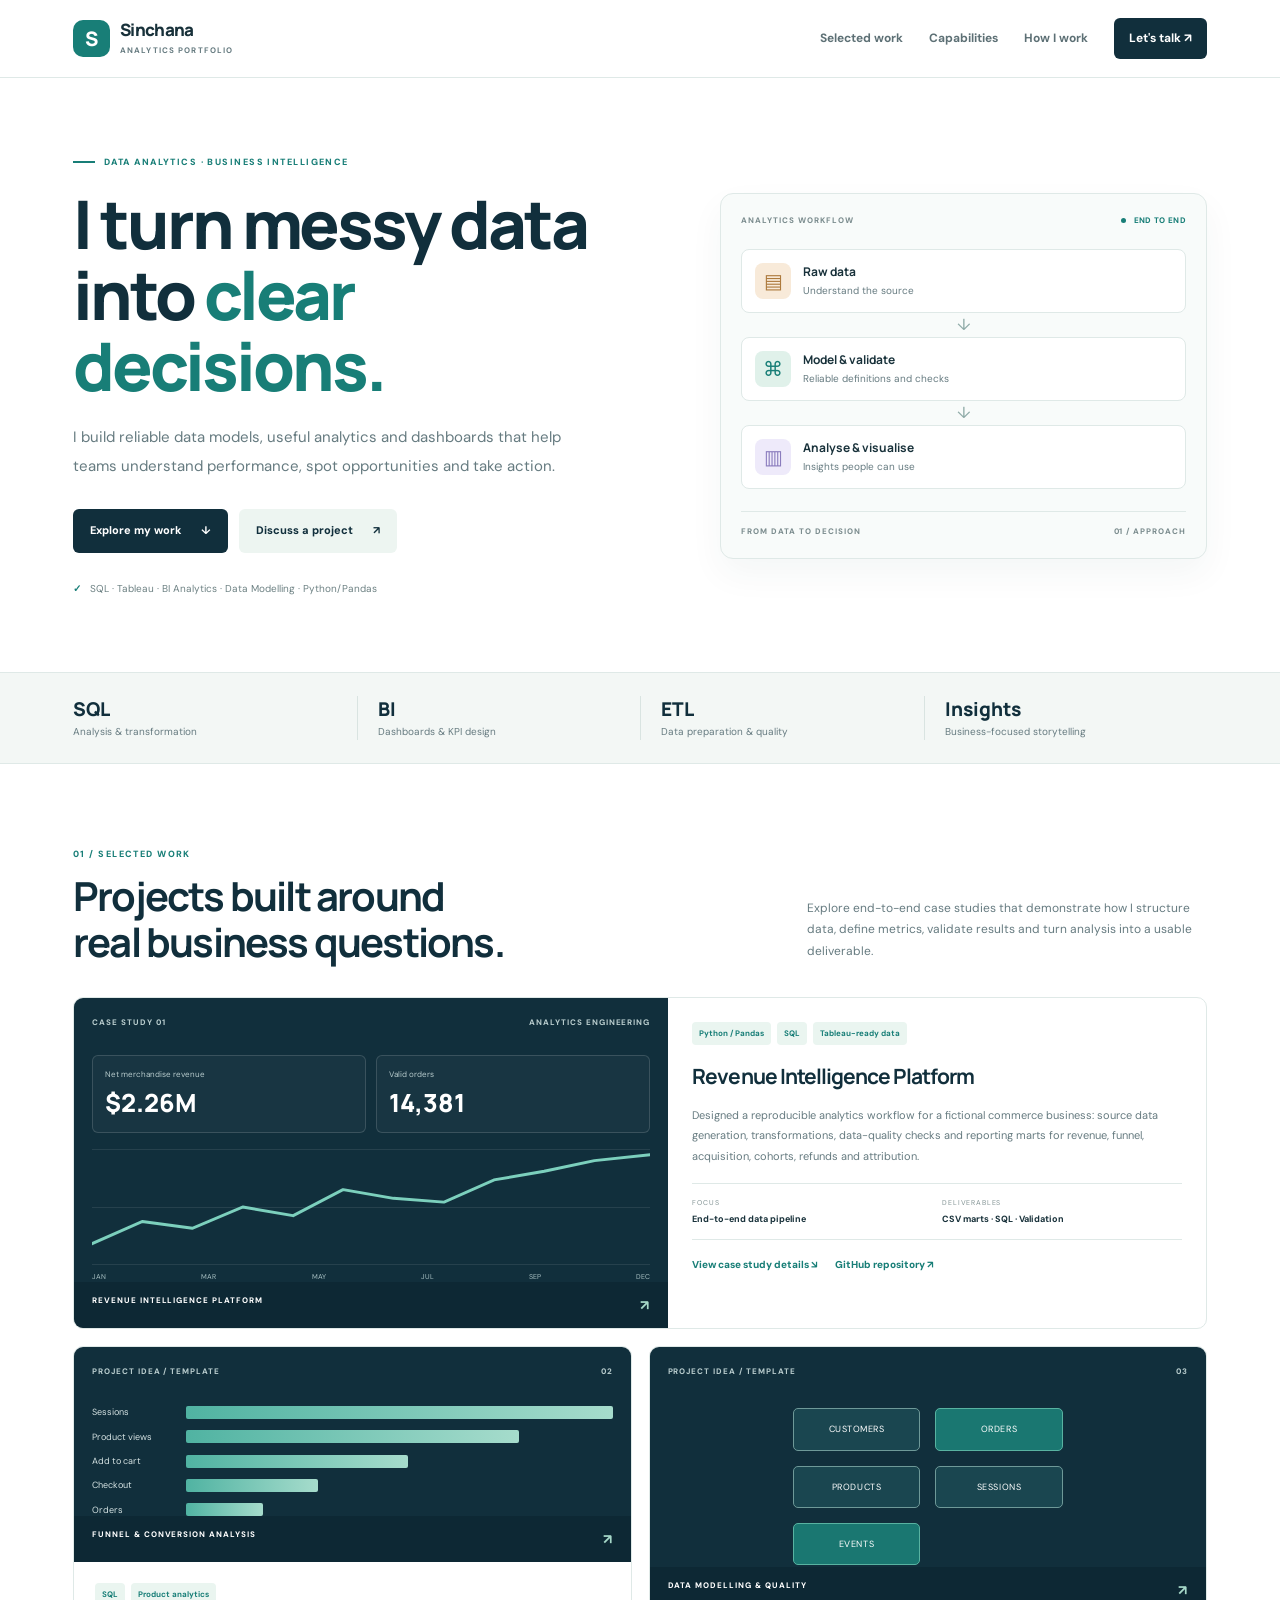
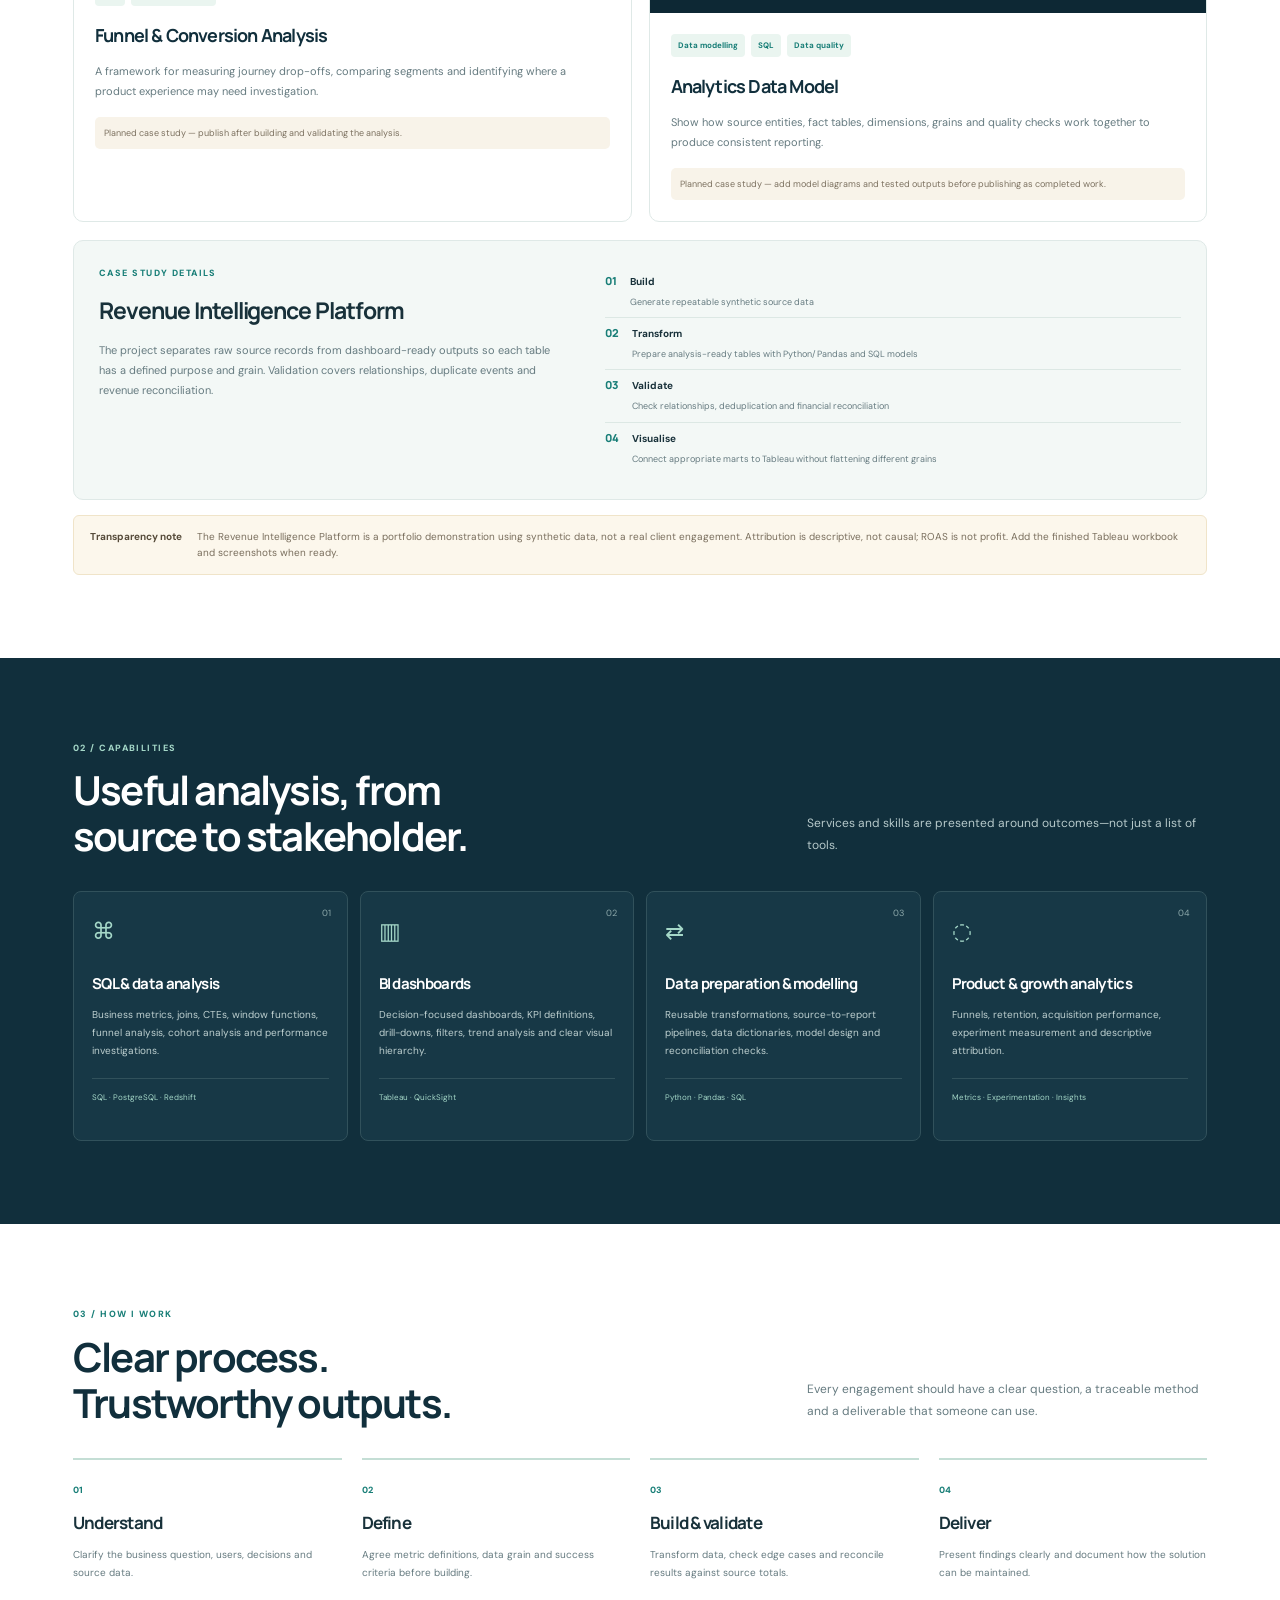
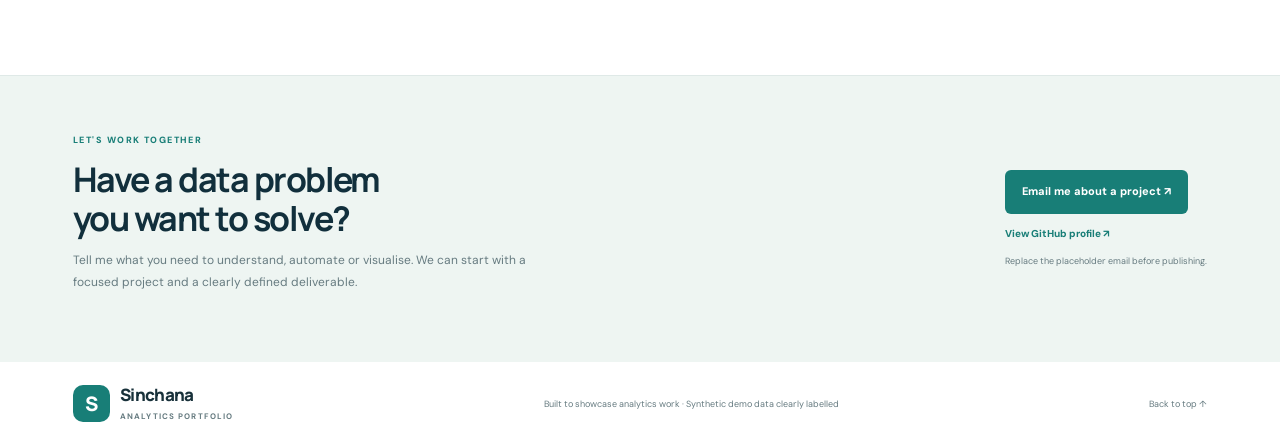
<file: index.html>
<!doctype html>
<html lang="en">
<head>
  <meta charset="utf-8">
  <meta name="viewport" content="width=device-width, initial-scale=1">
  <meta name="description" content="Sinchana's analytics portfolio — BI dashboards, SQL analysis, data modelling and analytics engineering projects.">
  <title>Sinchana | Analytics Portfolio</title>
  <link rel="preconnect" href="https://fonts.googleapis.com">
  <link rel="preconnect" href="https://fonts.gstatic.com" crossorigin>
  <link href="https://fonts.googleapis.com/css2?family=DM+Sans:wght@400;500;600;700&family=Manrope:wght@400;500;600;700;800&display=swap" rel="stylesheet">
  <link rel="stylesheet" href="styles.css">
</head>
<body>
<header class="header">
  <a class="identity" href="#home"><span class="monogram">S</span><span><strong>Sinchana</strong><small>ANALYTICS PORTFOLIO</small></span></a>
  <button class="menu" id="menu" aria-label="Open navigation">☰</button>
  <nav id="nav"><a href="#work">Selected work</a><a href="#skills">Capabilities</a><a href="#approach">How I work</a><a class="nav-contact" href="#contact">Let's talk ↗</a></nav>
</header>
<main id="home">
  <section class="hero wrap">
    <div class="hero-text">
      <div class="eyebrow"><span></span> DATA ANALYTICS · BUSINESS INTELLIGENCE</div>
      <h1>I turn messy data into <em>clear decisions.</em></h1>
      <p class="intro">I build reliable data models, useful analytics and dashboards that help teams understand performance, spot opportunities and take action.</p>
      <div class="actions"><a class="btn primary" href="#work">Explore my work <b>↓</b></a><a class="btn secondary" href="#contact">Discuss a project <b>↗</b></a></div>
      <div class="trust-line"><span class="check">✓</span> SQL · Tableau · BI Analytics · Data Modelling · Python/Pandas</div>
    </div>
    <div class="hero-card">
      <div class="card-top"><span>ANALYTICS WORKFLOW</span><span class="status"><i></i> END TO END</span></div>
      <div class="flow">
        <div class="flow-node"><span class="flow-icon">▤</span><span><strong>Raw data</strong><small>Understand the source</small></span></div><div class="flow-link">↓</div>
        <div class="flow-node"><span class="flow-icon teal">⌘</span><span><strong>Model & validate</strong><small>Reliable definitions and checks</small></span></div><div class="flow-link">↓</div>
        <div class="flow-node"><span class="flow-icon purple">▥</span><span><strong>Analyse & visualise</strong><small>Insights people can use</small></span></div>
      </div>
      <div class="card-bottom"><span>FROM DATA TO DECISION</span><span>01 / APPROACH</span></div>
    </div>
  </section>

  <section class="metrics"><div class="wrap metric-grid"><div><strong>SQL</strong><span>Analysis & transformation</span></div><div><strong>BI</strong><span>Dashboards & KPI design</span></div><div><strong>ETL</strong><span>Data preparation & quality</span></div><div><strong>Insights</strong><span>Business-focused storytelling</span></div></div></section>

  <section class="section wrap" id="work">
    <div class="section-head"><div><div class="eyebrow">01 / SELECTED WORK</div><h2>Projects built around<br>real business questions.</h2></div><p>Explore end-to-end case studies that demonstrate how I structure data, define metrics, validate results and turn analysis into a usable deliverable.</p></div>
    <div class="projects">
      <article class="project featured">
        <div class="project-visual revenue-visual">
          <div class="visual-label"><span>CASE STUDY 01</span><span>ANALYTICS ENGINEERING</span></div>
          <div class="mini-kpis"><div><small>Net merchandise revenue</small><strong>$2.26M</strong></div><div><small>Valid orders</small><strong>14,381</strong></div></div>
          <div class="mini-chart"><div class="gridlines"><i></i><i></i><i></i></div><svg viewBox="0 0 500 120" preserveAspectRatio="none" aria-label="Decorative revenue chart"><path d="M0 98 L45 75 L90 82 L135 60 L180 69 L225 42 L270 51 L315 55 L360 32 L405 23 L450 12 L500 6" fill="none" stroke="#7cd0bd" stroke-width="3" stroke-linecap="round" stroke-linejoin="round"/></svg><div class="months"><span>JAN</span><span>MAR</span><span>MAY</span><span>JUL</span><span>SEP</span><span>DEC</span></div></div>
          <div class="visual-caption">REVENUE INTELLIGENCE PLATFORM <span>↗</span></div>
        </div>
        <div class="project-copy"><div class="tags"><span>Python / Pandas</span><span>SQL</span><span>Tableau-ready data</span></div><h3>Revenue Intelligence Platform</h3><p>Designed a reproducible analytics workflow for a fictional commerce business: source data generation, transformations, data-quality checks and reporting marts for revenue, funnel, acquisition, cohorts, refunds and attribution.</p><div class="project-meta"><div><small>FOCUS</small><strong>End-to-end data pipeline</strong></div><div><small>DELIVERABLES</small><strong>CSV marts · SQL · Validation</strong></div></div><div class="project-actions"><a href="#revenue-project" class="text-link">View case study details ↘</a><a href="https://github.com/SinchanaMahaveer/Analytics-Portfolio" target="_blank" rel="noreferrer" class="text-link">GitHub repository ↗</a></div></div>
      </article>
      <article class="project compact">
        <div class="project-visual funnel-visual"><div class="visual-label"><span>PROJECT IDEA / TEMPLATE</span><span>02</span></div><div class="funnel-bars"><div><span>Sessions</span><i style="width:100%"></i></div><div><span>Product views</span><i style="width:78%"></i></div><div><span>Add to cart</span><i style="width:52%"></i></div><div><span>Checkout</span><i style="width:31%"></i></div><div><span>Orders</span><i style="width:18%"></i></div></div><div class="visual-caption">FUNNEL & CONVERSION ANALYSIS <span>↗</span></div></div>
        <div class="project-copy"><div class="tags"><span>SQL</span><span>Product analytics</span></div><h3>Funnel & Conversion Analysis</h3><p>A framework for measuring journey drop-offs, comparing segments and identifying where a product experience may need investigation.</p><span class="status-note">Planned case study — publish after building and validating the analysis.</span></div>
      </article>
      <article class="project compact">
        <div class="project-visual model-visual"><div class="visual-label"><span>PROJECT IDEA / TEMPLATE</span><span>03</span></div><div class="model-canvas"><div class="model-box">CUSTOMERS</div><div class="model-box accent">ORDERS</div><div class="model-box">PRODUCTS</div><div class="model-box">SESSIONS</div><div class="model-box accent">EVENTS</div></div><div class="visual-caption">DATA MODELLING & QUALITY <span>↗</span></div></div>
        <div class="project-copy"><div class="tags"><span>Data modelling</span><span>SQL</span><span>Data quality</span></div><h3>Analytics Data Model</h3><p>Show how source entities, fact tables, dimensions, grains and quality checks work together to produce consistent reporting.</p><span class="status-note">Planned case study — add model diagrams and tested outputs before publishing as completed work.</span></div>
      </article>
    </div>
    <div class="project-detail" id="revenue-project"><div><div class="eyebrow">CASE STUDY DETAILS</div><h3>Revenue Intelligence Platform</h3><p>The project separates raw source records from dashboard-ready outputs so each table has a defined purpose and grain. Validation covers relationships, duplicate events and revenue reconciliation.</p></div><div class="detail-list"><div><span>01</span><p><strong>Build</strong><small>Generate repeatable synthetic source data</small></p></div><div><span>02</span><p><strong>Transform</strong><small>Prepare analysis-ready tables with Python/Pandas and SQL models</small></p></div><div><span>03</span><p><strong>Validate</strong><small>Check relationships, deduplication and financial reconciliation</small></p></div><div><span>04</span><p><strong>Visualise</strong><small>Connect appropriate marts to Tableau without flattening different grains</small></p></div></div></div>
    <div class="note"><strong>Transparency note</strong><span>The Revenue Intelligence Platform is a portfolio demonstration using synthetic data, not a real client engagement. Attribution is descriptive, not causal; ROAS is not profit. Add the finished Tableau workbook and screenshots when ready.</span></div>
  </section>

  <section class="capabilities" id="skills"><div class="wrap section"><div class="section-head"><div><div class="eyebrow">02 / CAPABILITIES</div><h2>Useful analysis, from<br>source to stakeholder.</h2></div><p>Services and skills are presented around outcomes—not just a list of tools.</p></div><div class="cap-grid">
    <article><span>01</span><div class="cap-icon">⌘</div><h3>SQL & data analysis</h3><p>Business metrics, joins, CTEs, window functions, funnel analysis, cohort analysis and performance investigations.</p><div class="tool-line">SQL · PostgreSQL · Redshift</div></article>
    <article><span>02</span><div class="cap-icon">▥</div><h3>BI dashboards</h3><p>Decision-focused dashboards, KPI definitions, drill-downs, filters, trend analysis and clear visual hierarchy.</p><div class="tool-line">Tableau · QuickSight</div></article>
    <article><span>03</span><div class="cap-icon">⇄</div><h3>Data preparation & modelling</h3><p>Reusable transformations, source-to-report pipelines, data dictionaries, model design and reconciliation checks.</p><div class="tool-line">Python · Pandas · SQL</div></article>
    <article><span>04</span><div class="cap-icon">◌</div><h3>Product & growth analytics</h3><p>Funnels, retention, acquisition performance, experiment measurement and descriptive attribution.</p><div class="tool-line">Metrics · Experimentation · Insights</div></article>
  </div></div></section>

  <section class="section wrap" id="approach"><div class="section-head"><div><div class="eyebrow">03 / HOW I WORK</div><h2>Clear process.<br>Trustworthy outputs.</h2></div><p>Every engagement should have a clear question, a traceable method and a deliverable that someone can use.</p></div><div class="steps"><div><span>01</span><h3>Understand</h3><p>Clarify the business question, users, decisions and source data.</p></div><div><span>02</span><h3>Define</h3><p>Agree metric definitions, data grain and success criteria before building.</p></div><div><span>03</span><h3>Build & validate</h3><p>Transform data, check edge cases and reconcile results against source totals.</p></div><div><span>04</span><h3>Deliver</h3><p>Present findings clearly and document how the solution can be maintained.</p></div></div></section>

  <section class="contact" id="contact"><div class="wrap contact-inner"><div><div class="eyebrow">LET'S WORK TOGETHER</div><h2>Have a data problem<br>you want to solve?</h2><p>Tell me what you need to understand, automate or visualise. We can start with a focused project and a clearly defined deliverable.</p></div><div class="contact-actions"><a class="btn light" href="mailto:sinchanamahaveer@gmail.com?subject=Analytics%20project%20enquiry">Email me about a project ↗</a><a class="social-link" href="https://github.com/SinchanaMahaveer/Analytics-Portfolio" target="_blank" rel="noreferrer">View GitHub profile ↗</a><small>Replace the placeholder email before publishing.</small></div></div></section>
</main>
<footer class="footer wrap"><a class="identity" href="#home"><span class="monogram">S</span><span><strong>Sinchana</strong><small>ANALYTICS PORTFOLIO</small></span></a><span>Built to showcase analytics work · Synthetic demo data clearly labelled</span><a href="#home">Back to top ↑</a></footer>
<script src="script.js"></script>
</body>
</html>
</file>
<file: styles.css>
:root{--navy:#112f3c;--navy2:#1b4550;--teal:#187e77;--mint:#a5d8c8;--ink:#18313a;--muted:#667b80;--line:#dfe9e7;--soft:#f3f7f5;--paper:#fff;--purple:#8a7cbd;--orange:#d8a06a}
*{box-sizing:border-box}html{scroll-behavior:smooth;scroll-padding-top:90px}body{margin:0;color:var(--ink);font-family:"DM Sans",sans-serif;line-height:1.6}a{color:inherit;text-decoration:none}.wrap{max-width:1190px;padding-left:28px;padding-right:28px;margin:auto}.header{height:78px;padding:0 max(28px,calc((100% - 1134px)/2));display:flex;justify-content:space-between;align-items:center;background:#fff;border-bottom:1px solid var(--line);position:sticky;top:0;z-index:10}.identity{display:flex;align-items:center;gap:10px}.monogram{display:grid;place-items:center;width:37px;height:37px;border-radius:10px;background:var(--teal);color:#fff;font:800 20px Manrope,sans-serif}.identity strong,.identity small{display:block}.identity strong{font:800 17px Manrope,sans-serif;letter-spacing:-.04em;line-height:1.2}.identity small{font-size:8px;letter-spacing:.14em;color:var(--muted);font-weight:700;margin-top:4px}nav{display:flex;align-items:center;gap:26px;font-size:12px;font-weight:700;color:#5d7075}nav a:hover{color:var(--teal)}.nav-contact{padding:11px 15px;background:var(--navy);color:white;border-radius:6px}.menu{display:none;border:0;background:transparent;font-size:22px}
.hero{padding-top:77px;padding-bottom:75px;display:grid;grid-template-columns:1fr .85fr;gap:75px;align-items:center}.eyebrow{font-size:9px;letter-spacing:.16em;color:var(--teal);font-weight:800;display:flex;align-items:center;gap:9px}.eyebrow>span{width:22px;height:2px;background:var(--teal)}h1,h2,h3{font-family:Manrope,sans-serif;letter-spacing:-.045em}h1{font-size:clamp(44px,5.6vw,67px);line-height:1.06;margin:19px 0 22px;color:var(--navy);font-weight:800}h1 em{font-style:normal;color:var(--teal)}.intro{max-width:490px;color:var(--muted);font-size:15px;line-height:1.9}.actions{display:flex;gap:11px;flex-wrap:wrap;margin-top:29px}.btn{display:inline-flex;align-items:center;gap:20px;padding:13px 17px;border-radius:6px;font-size:11px;font-weight:800}.btn.primary{background:var(--navy);color:#fff}.btn.secondary{background:#edf5f1;color:var(--navy)}.trust-line{font-size:10px;color:#6d8183;margin-top:28px}.check{color:var(--teal);font-weight:900;margin-right:6px}.hero-card{padding:20px;border:1px solid var(--line);border-radius:13px;background:#f8fbfa;box-shadow:0 15px 35px #173c4a0c}.card-top,.card-bottom{display:flex;justify-content:space-between;align-items:center;gap:10px;font-size:8px;letter-spacing:.12em;font-weight:800;color:#7b8c8e}.status{color:var(--teal);letter-spacing:.04em}.status i{display:inline-block;width:5px;height:5px;border-radius:50%;background:var(--teal);margin-right:5px}.flow{margin:22px 0}.flow-node{display:flex;gap:12px;align-items:center;background:#fff;border:1px solid var(--line);padding:13px;border-radius:8px}.flow-icon{width:36px;height:36px;border-radius:8px;background:#f8ead9;color:#ad7a3d;display:grid;place-items:center;font-size:20px}.flow-icon.teal{background:#e0f1ea;color:var(--teal)}.flow-icon.purple{background:#eeeafa;color:var(--purple)}.flow-node strong,.flow-node small{display:block}.flow-node strong{font:700 12px Manrope,sans-serif}.flow-node small{font-size:10px;color:var(--muted);margin-top:3px}.flow-link{text-align:center;color:#8eaaa7;height:24px;line-height:24px}.card-bottom{padding-top:13px;border-top:1px solid var(--line)}.metrics{background:var(--soft);border-block:1px solid var(--line)}.metric-grid{display:grid;grid-template-columns:repeat(4,1fr);padding-top:23px;padding-bottom:23px}.metric-grid>div{padding-left:20px;border-left:1px solid #d9e4e1;display:flex;flex-direction:column;gap:2px}.metric-grid>div:first-child{border:0;padding-left:0}.metric-grid strong{font:800 19px Manrope,sans-serif;color:var(--navy)}.metric-grid span{font-size:10px;color:var(--muted)}
.section{padding-top:83px;padding-bottom:83px}.section-head{display:flex;justify-content:space-between;align-items:flex-end;gap:35px;margin-bottom:32px}.section-head h2{font-size:clamp(28px,3.5vw,40px);line-height:1.15;color:var(--navy);margin:12px 0 0}.section-head>p{max-width:400px;font-size:12px;line-height:1.8;color:var(--muted);margin:0 0 3px}.projects{display:grid;grid-template-columns:1fr 1fr;gap:17px}.project{border:1px solid var(--line);border-radius:10px;overflow:hidden;background:#fff}.project.featured{grid-column:1/-1;display:grid;grid-template-columns:1.05fr .95fr}.project-visual{position:relative;background:var(--navy);color:#fff;min-height:275px;padding:18px;overflow:hidden}.featured .project-visual{min-height:330px}.visual-label{display:flex;justify-content:space-between;gap:10px;font-size:8px;letter-spacing:.12em;color:#b8cccd;font-weight:800}.mini-kpis{display:grid;grid-template-columns:1fr 1fr;gap:10px;margin-top:26px}.mini-kpis>div{border:1px solid #ffffff25;background:#ffffff08;padding:12px;border-radius:6px}.mini-kpis small,.mini-kpis strong{display:block}.mini-kpis small{font-size:8px;color:#b8cccd}.mini-kpis strong{font:800 25px Manrope,sans-serif;margin-top:4px}.mini-chart{height:116px;position:relative;margin-top:16px}.gridlines{position:absolute;inset:0;display:flex;flex-direction:column;justify-content:space-between}.gridlines i{height:1px;background:#ffffff16}.mini-chart svg{position:absolute;inset:0;width:100%;height:100%}.months{position:absolute;bottom:-17px;left:0;right:0;display:flex;justify-content:space-between;font-size:7px;color:#a9c1c4}.visual-caption{position:absolute;bottom:0;left:0;right:0;padding:12px 18px;background:#0a222e88;font-size:8px;letter-spacing:.12em;font-weight:800;display:flex;justify-content:space-between}.visual-caption span{font-size:14px;color:var(--mint)}.project-copy{padding:24px}.tags{display:flex;flex-wrap:wrap;gap:6px}.tags span{font-size:8px;font-weight:700;color:var(--teal);background:#eaf5f0;border-radius:4px;padding:5px 7px}.project-copy h3{font-size:21px;color:var(--navy);margin:15px 0 9px}.project-copy p{font-size:11px;line-height:1.85;color:var(--muted)}.project-meta{display:grid;grid-template-columns:1fr 1fr;gap:10px;padding:13px 0;border-top:1px solid var(--line);border-bottom:1px solid var(--line);margin-top:17px}.project-meta small,.project-meta strong{display:block}.project-meta small{font-size:7px;letter-spacing:.12em;color:#829394}.project-meta strong{font-size:9px;margin-top:4px}.project-actions{display:flex;flex-wrap:wrap;gap:17px;margin-top:17px}.text-link{font-size:10px;font-weight:800;color:var(--teal)}.compact .project-visual{min-height:215px}.funnel-bars{margin-top:27px;display:grid;gap:10px}.funnel-bars>div{display:grid;grid-template-columns:84px 1fr;align-items:center;gap:10px;font-size:9px;color:#d6e3e3}.funnel-bars i{height:13px;background:linear-gradient(90deg,#50b3a2,#a6dccc);border-radius:2px}.model-canvas{display:grid;grid-template-columns:1fr 1fr;gap:15px;margin:30px auto;max-width:270px}.model-box{padding:13px 7px;border:1px solid #6e9998;background:#1a4650;border-radius:5px;text-align:center;font-size:9px;letter-spacing:.06em}.model-box.accent{background:#1a7771;border-color:#58b3a1}.compact .project-copy{padding:21px}.compact .project-copy h3{font-size:18px}.status-note{display:block;margin-top:15px;font-size:9px;color:#7c7160;background:#f8f3e9;padding:9px;border-radius:5px;line-height:1.6}.project-detail{margin-top:18px;background:#f3f8f6;border:1px solid var(--line);border-radius:10px;padding:25px;display:grid;grid-template-columns:.9fr 1.1fr;gap:35px}.project-detail h3{font-size:23px;margin:12px 0}.project-detail p{font-size:11px;color:var(--muted);line-height:1.8}.detail-list>div{display:flex;gap:13px;align-items:flex-start;border-bottom:1px solid #dce8e4;padding:7px 0}.detail-list>div:last-child{border:0}.detail-list>div>span{font:800 11px Manrope,sans-serif;color:var(--teal)}.detail-list p{margin:0}.detail-list strong,.detail-list small{display:block}.detail-list strong{color:var(--ink);font-size:10px}.detail-list small{margin-top:3px;font-size:9px}.note{margin-top:15px;padding:13px 16px;background:#fcf7ec;border:1px solid #f0e4c9;border-radius:6px;display:flex;gap:15px;font-size:10px;color:#796e5d}.note strong{white-space:nowrap;color:#564b3a}
.capabilities{background:var(--navy);color:#fff}.capabilities .section-head h2{color:#fff}.capabilities .section-head>p{color:#b6c9ca}.capabilities .eyebrow{color:var(--mint)}.capabilities .eyebrow>span{background:var(--mint)}.cap-grid{display:grid;grid-template-columns:repeat(4,1fr);gap:12px}.cap-grid article{position:relative;padding:21px 18px;border:1px solid #31515b;background:#173846;border-radius:8px;min-height:250px}.cap-grid article>span{position:absolute;right:16px;top:14px;color:#8ca8aa;font-size:9px}.cap-icon{font-size:23px;color:var(--mint);margin-bottom:22px}.cap-grid h3{font-size:15px;margin-bottom:9px}.cap-grid p{font-size:10px;color:#bed0d0;line-height:1.8}.tool-line{border-top:1px solid #31515b;padding-top:12px;font-size:8px;color:var(--mint);margin-top:18px}.steps{display:grid;grid-template-columns:repeat(4,1fr);gap:20px}.steps>div{border-top:2px solid #c4ded5;padding-top:15px}.steps span{font-size:9px;color:var(--teal);font-weight:800}.steps h3{font-size:17px;margin:9px 0}.steps p{font-size:10px;color:var(--muted);line-height:1.8}
.contact{background:#eef5f2;border-top:1px solid var(--line)}.contact-inner{padding-top:57px;padding-bottom:57px;display:flex;justify-content:space-between;align-items:center;gap:40px}.contact h2{font-size:34px;line-height:1.15;color:var(--navy);margin:12px 0}.contact p{font-size:12px;color:var(--muted);max-width:475px;line-height:1.8}.btn.light{background:var(--teal);color:#fff}.contact-actions{display:flex;flex-direction:column;align-items:flex-start;gap:12px}.social-link{font-size:10px;font-weight:800;color:var(--teal)}.contact-actions small{font-size:9px;color:var(--muted)}.footer{padding-top:23px;padding-bottom:23px;display:flex;justify-content:space-between;align-items:center;gap:20px}.footer>span,.footer>a:last-child{font-size:9px;color:var(--muted)}
@media(max-width:850px){.hero{gap:35px}.header{padding:0 22px}nav{gap:14px}.cap-grid{grid-template-columns:1fr 1fr}.section-head{gap:22px}.project.featured{grid-template-columns:1fr}.featured .project-visual{min-height:300px}}
@media(max-width:650px){.wrap{padding-left:18px;padding-right:18px}.header{height:68px;padding:0 18px}.menu{display:block}nav{display:none;position:absolute;top:68px;left:0;right:0;background:#fff;padding:17px 20px;box-shadow:0 12px 24px #112f3c16;flex-direction:column;align-items:stretch}nav.open{display:flex}nav a{padding:8px}.hero{grid-template-columns:1fr;padding-top:49px;padding-bottom:45px;gap:32px}h1{font-size:46px}.intro{font-size:13px}.metric-grid{grid-template-columns:1fr 1fr;gap:17px}.metric-grid>div{padding-left:12px}.metric-grid>div:nth-child(3){border:0;padding-left:0}.section{padding-top:58px;padding-bottom:58px}.section-head{display:block}.section-head>p{margin-top:14px}.projects{grid-template-columns:1fr}.project.featured{grid-column:auto}.project-detail{grid-template-columns:1fr;gap:14px;padding:19px}.note{display:block;line-height:1.8}.note strong{display:block;margin-bottom:5px}.cap-grid{grid-template-columns:1fr}.cap-grid article{min-height:0}.steps{grid-template-columns:1fr 1fr;gap:24px 16px}.contact-inner{display:block;padding-top:45px;padding-bottom:45px}.contact-actions{margin-top:20px}.footer{flex-wrap:wrap}.footer>span{order:3;width:100%}}
</file>
